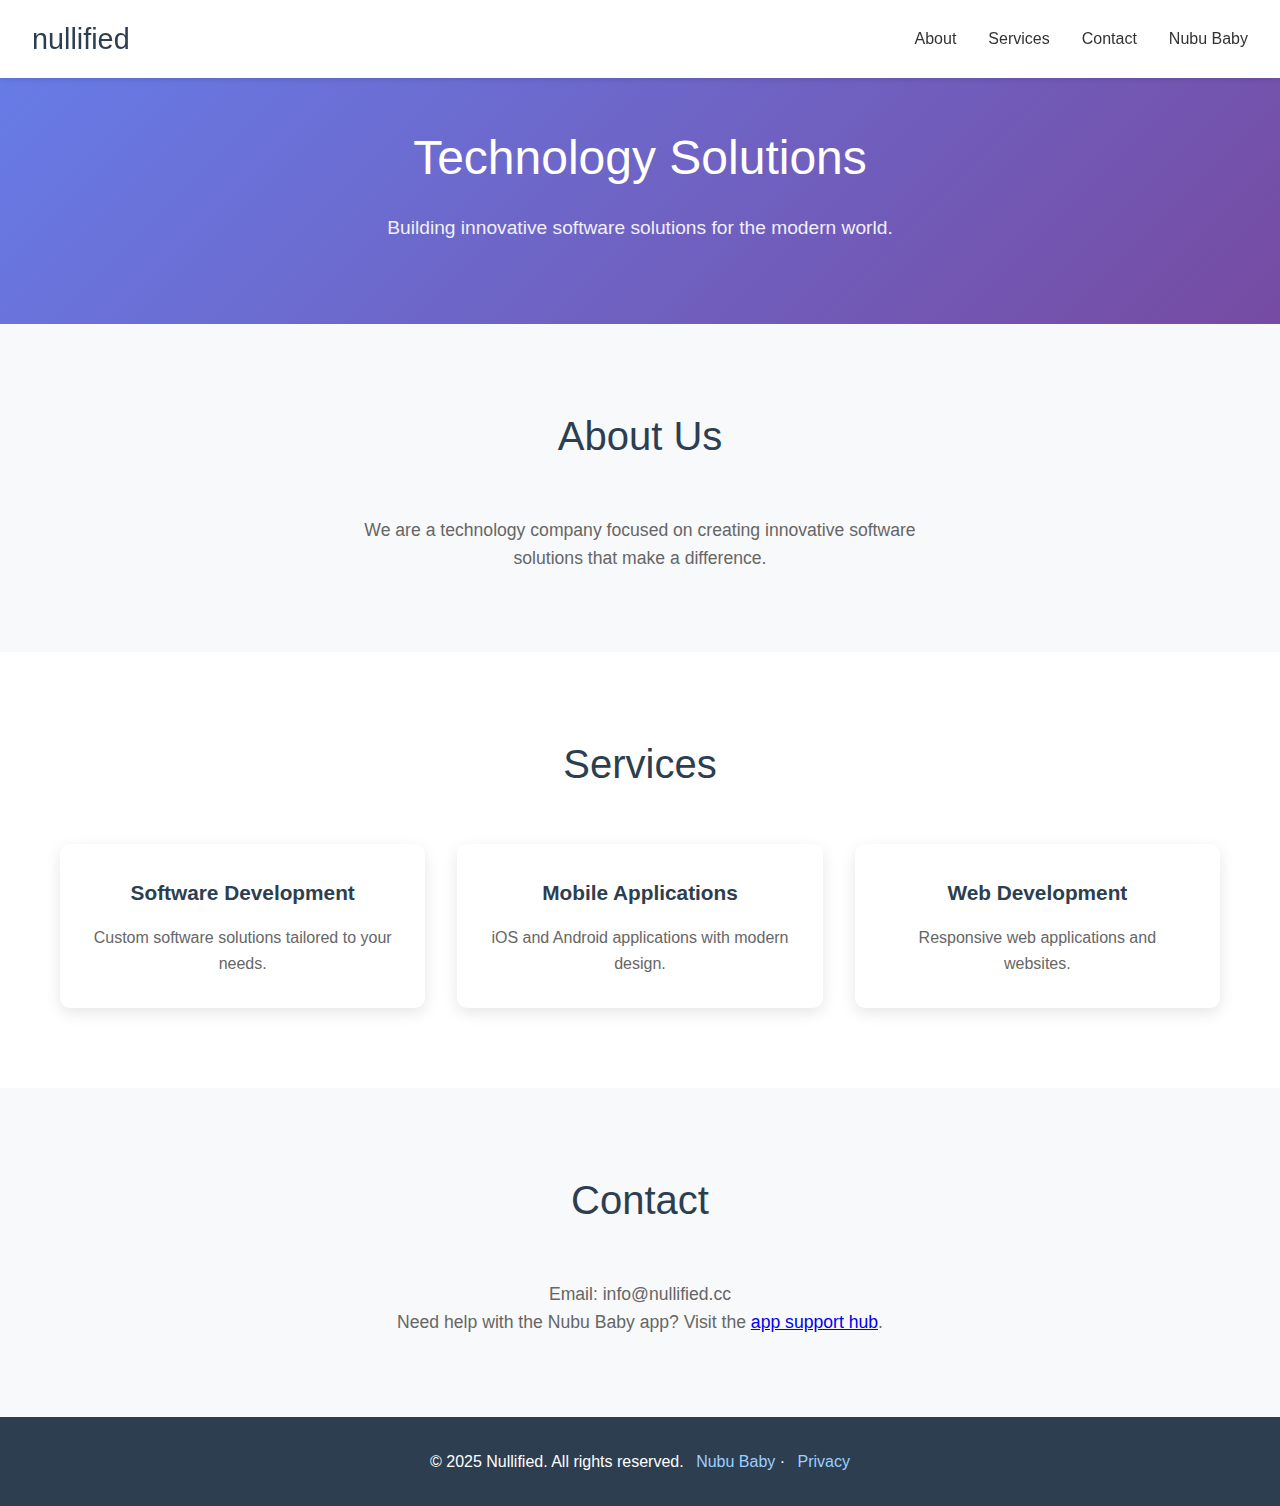
<file: index.html>
<!DOCTYPE html>
<html lang="en">
<head>
    <meta charset="UTF-8">
    <meta name="viewport" content="width=device-width, initial-scale=1.0">
    <title>Nullified - Technology Solutions</title>
    <link rel="stylesheet" href="style.css">
</head>
<body>
    <header>
        <nav>
            <div class="logo">
                <h1>nullified</h1>
            </div>
            <ul class="nav-links">
                <li><a href="#about">About</a></li>
                <li><a href="#services">Services</a></li>
                <li><a href="#contact">Contact</a></li>
                <li><a href="nubu-baby/">Nubu Baby</a></li>
            </ul>
        </nav>
    </header>

    <main>
        <section class="hero">
            <div class="hero-content">
                <h2>Technology Solutions</h2>
                <p>Building innovative software solutions for the modern world.</p>
            </div>
        </section>

        <section id="about" class="about">
            <div class="container">
                <h2>About Us</h2>
                <p>We are a technology company focused on creating innovative software solutions that make a difference.</p>
            </div>
        </section>

        <section id="services" class="services">
            <div class="container">
                <h2>Services</h2>
                <div class="service-grid">
                    <div class="service-item">
                        <h3>Software Development</h3>
                        <p>Custom software solutions tailored to your needs.</p>
                    </div>
                    <div class="service-item">
                        <h3>Mobile Applications</h3>
                        <p>iOS and Android applications with modern design.</p>
                    </div>
                    <div class="service-item">
                        <h3>Web Development</h3>
                        <p>Responsive web applications and websites.</p>
                    </div>
                </div>
            </div>
        </section>

        <section id="contact" class="contact">
            <div class="container">
                <h2>Contact</h2>
                <p>Email: info@nullified.cc</p>
                <p>Need help with the Nubu Baby app? Visit the <a href="nubu-baby/support.html">app support hub</a>.</p>
            </div>
        </section>
    </main>

    <footer>
        <div class="container">
            <p>&copy; 2025 Nullified. All rights reserved. <a href="nubu-baby/">Nubu Baby</a> · <a href="nubu-baby/privacy.html">Privacy</a></p>
        </div>
    </footer>
</body>
</html>
</file>
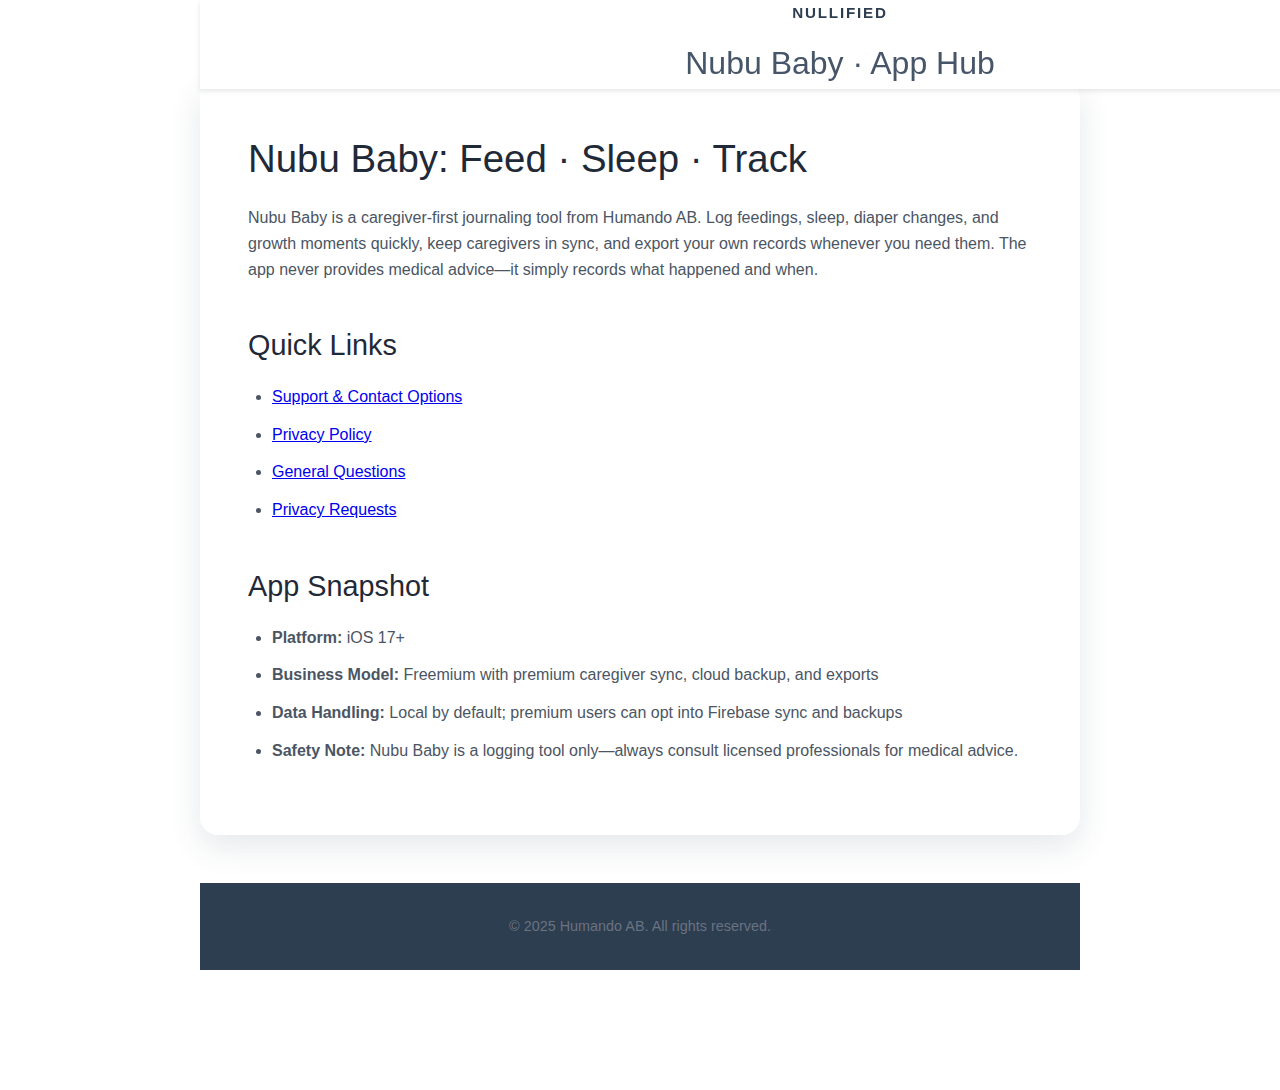
<file: nubu-baby/index.html>
<!DOCTYPE html>
<html lang="en">
<head>
    <meta charset="UTF-8">
    <meta name="viewport" content="width=device-width, initial-scale=1.0">
    <title>Nubu Baby – App Hub</title>
    <link rel="stylesheet" href="../style.css">
</head>
<body>
    <main class="policy">
        <header class="policy-header">
            <a class="policy-home" href="../index.html">nullified</a>
            <p class="policy-app">Nubu Baby · App Hub</p>
        </header>
        <article class="policy-content">
            <h1>Nubu Baby: Feed · Sleep · Track</h1>
            <p>Nubu Baby is a caregiver-first journaling tool from Humando AB. Log feedings, sleep, diaper changes, and growth moments quickly, keep caregivers in sync, and export your own records whenever you need them. The app never provides medical advice—it simply records what happened and when.</p>

            <h2>Quick Links</h2>
            <ul>
                <li><a href="support.html">Support &amp; Contact Options</a></li>
                <li><a href="privacy.html">Privacy Policy</a></li>
                <li><a href="mailto:nubu_baby_info@nullified.cc">General Questions</a></li>
                <li><a href="mailto:nubu_baby_privacy@nullified.cc">Privacy Requests</a></li>
            </ul>

            <h2>App Snapshot</h2>
            <ul>
                <li><strong>Platform:</strong> iOS 17+</li>
                <li><strong>Business Model:</strong> Freemium with premium caregiver sync, cloud backup, and exports</li>
                <li><strong>Data Handling:</strong> Local by default; premium users can opt into Firebase sync and backups</li>
                <li><strong>Safety Note:</strong> Nubu Baby is a logging tool only—always consult licensed professionals for medical advice.</li>
            </ul>
        </article>
        <footer class="policy-footer">
            <p>&copy; 2025 Humando AB. All rights reserved.</p>
        </footer>
    </main>
</body>
</html>
</file>
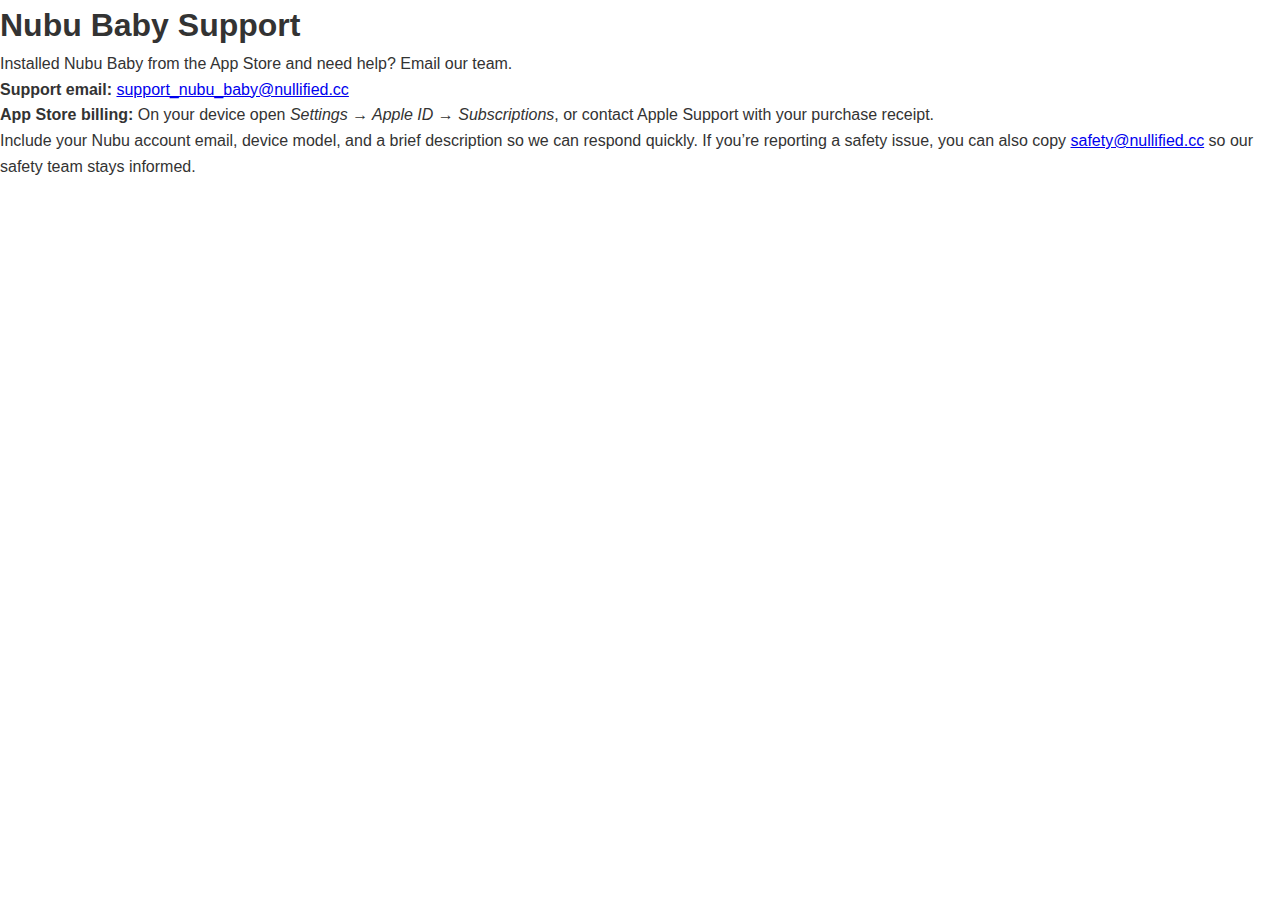
<file: support.html>
<!DOCTYPE html>
<html lang="en">
<head>
    <meta charset="UTF-8">
    <meta name="viewport" content="width=device-width, initial-scale=1.0">
    <title>Nubu Baby Support</title>
    <link rel="stylesheet" href="style.css">
</head>
<body>
    <main class="support">
        <h1>Nubu Baby Support</h1>
        <p>Installed Nubu Baby from the App Store and need help? Email our team.</p>
        <ul>
            <li><strong>Support email:</strong> <a href="mailto:support_nubu_baby@nullified.cc">support_nubu_baby@nullified.cc</a></li>
            <li><strong>App Store billing:</strong> On your device open <em>Settings → Apple ID → Subscriptions</em>, or contact Apple Support with your purchase receipt.</li>
        </ul>
        <p>Include your Nubu account email, device model, and a brief description so we can respond quickly. If you’re reporting a safety issue, you can also copy <a href="mailto:safety@nullified.cc">safety@nullified.cc</a> so our safety team stays informed.</p>
    </main>
</body>
</html>
</file>
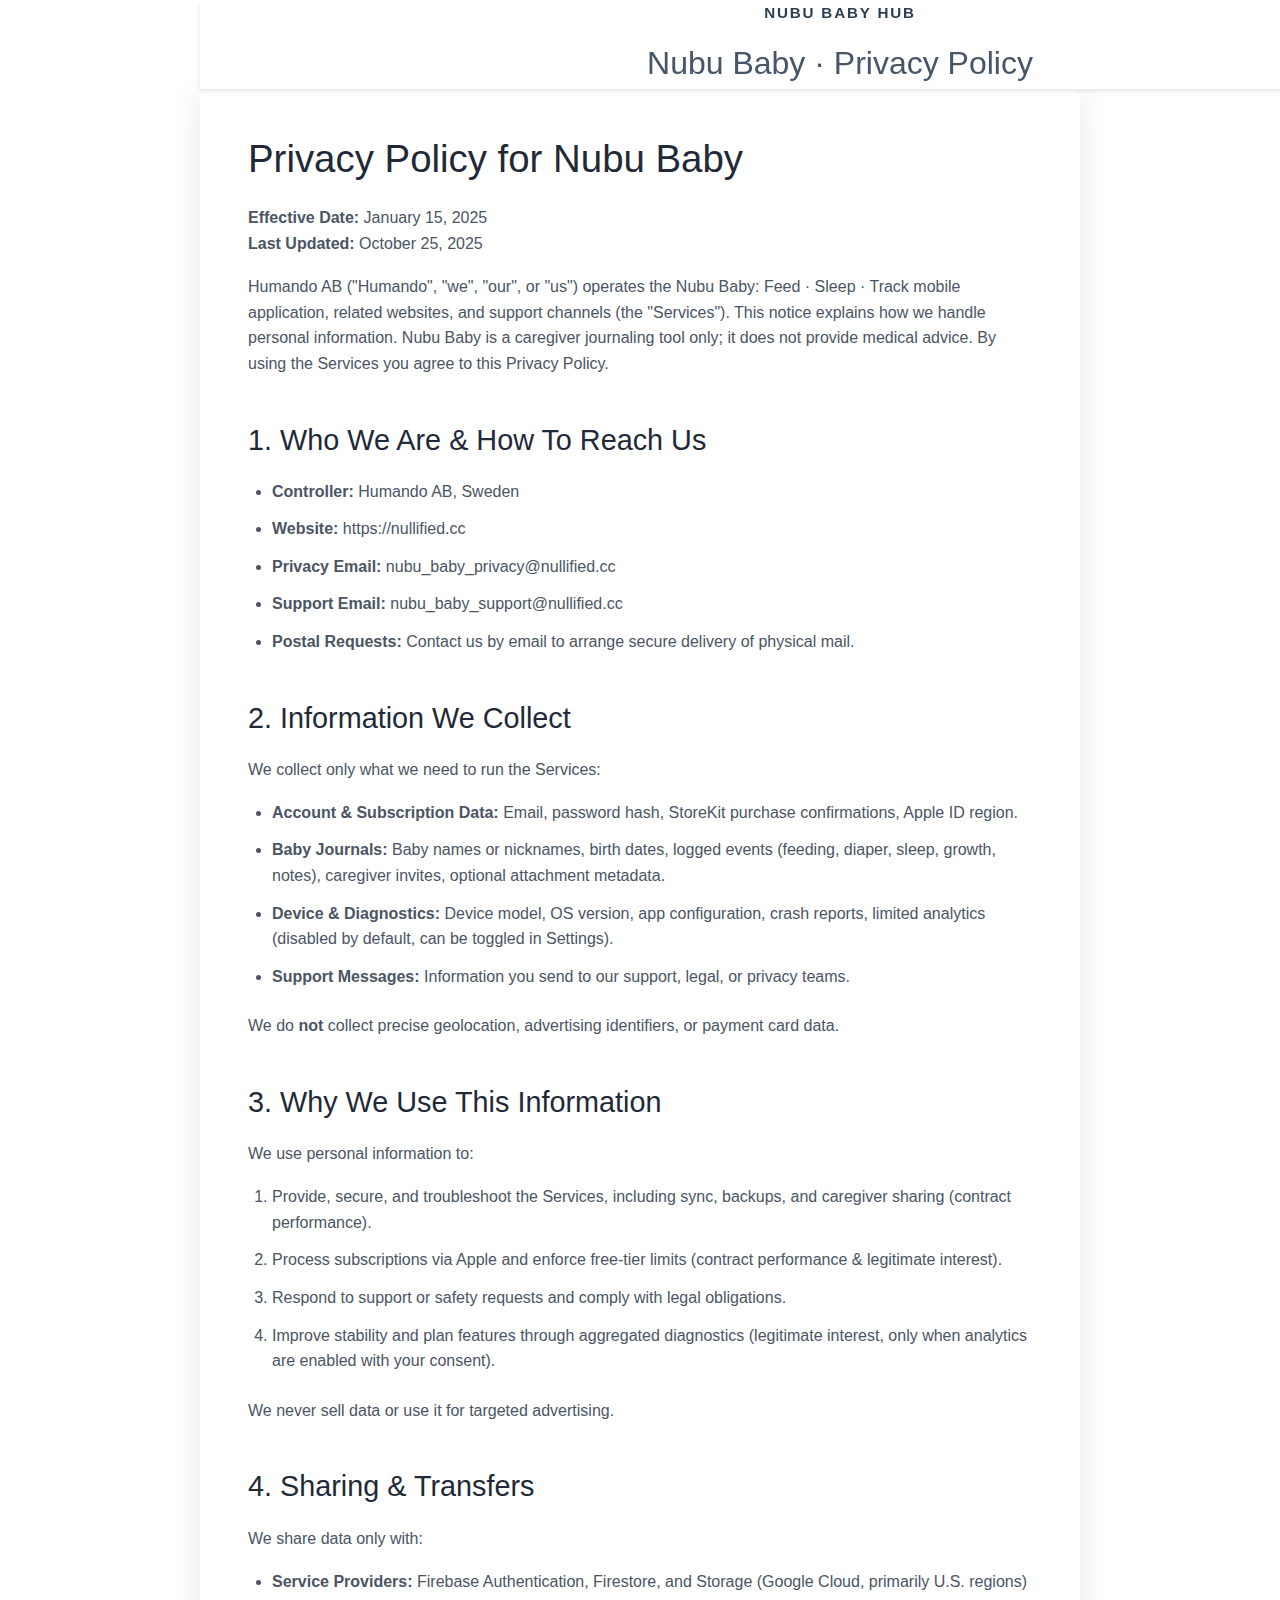
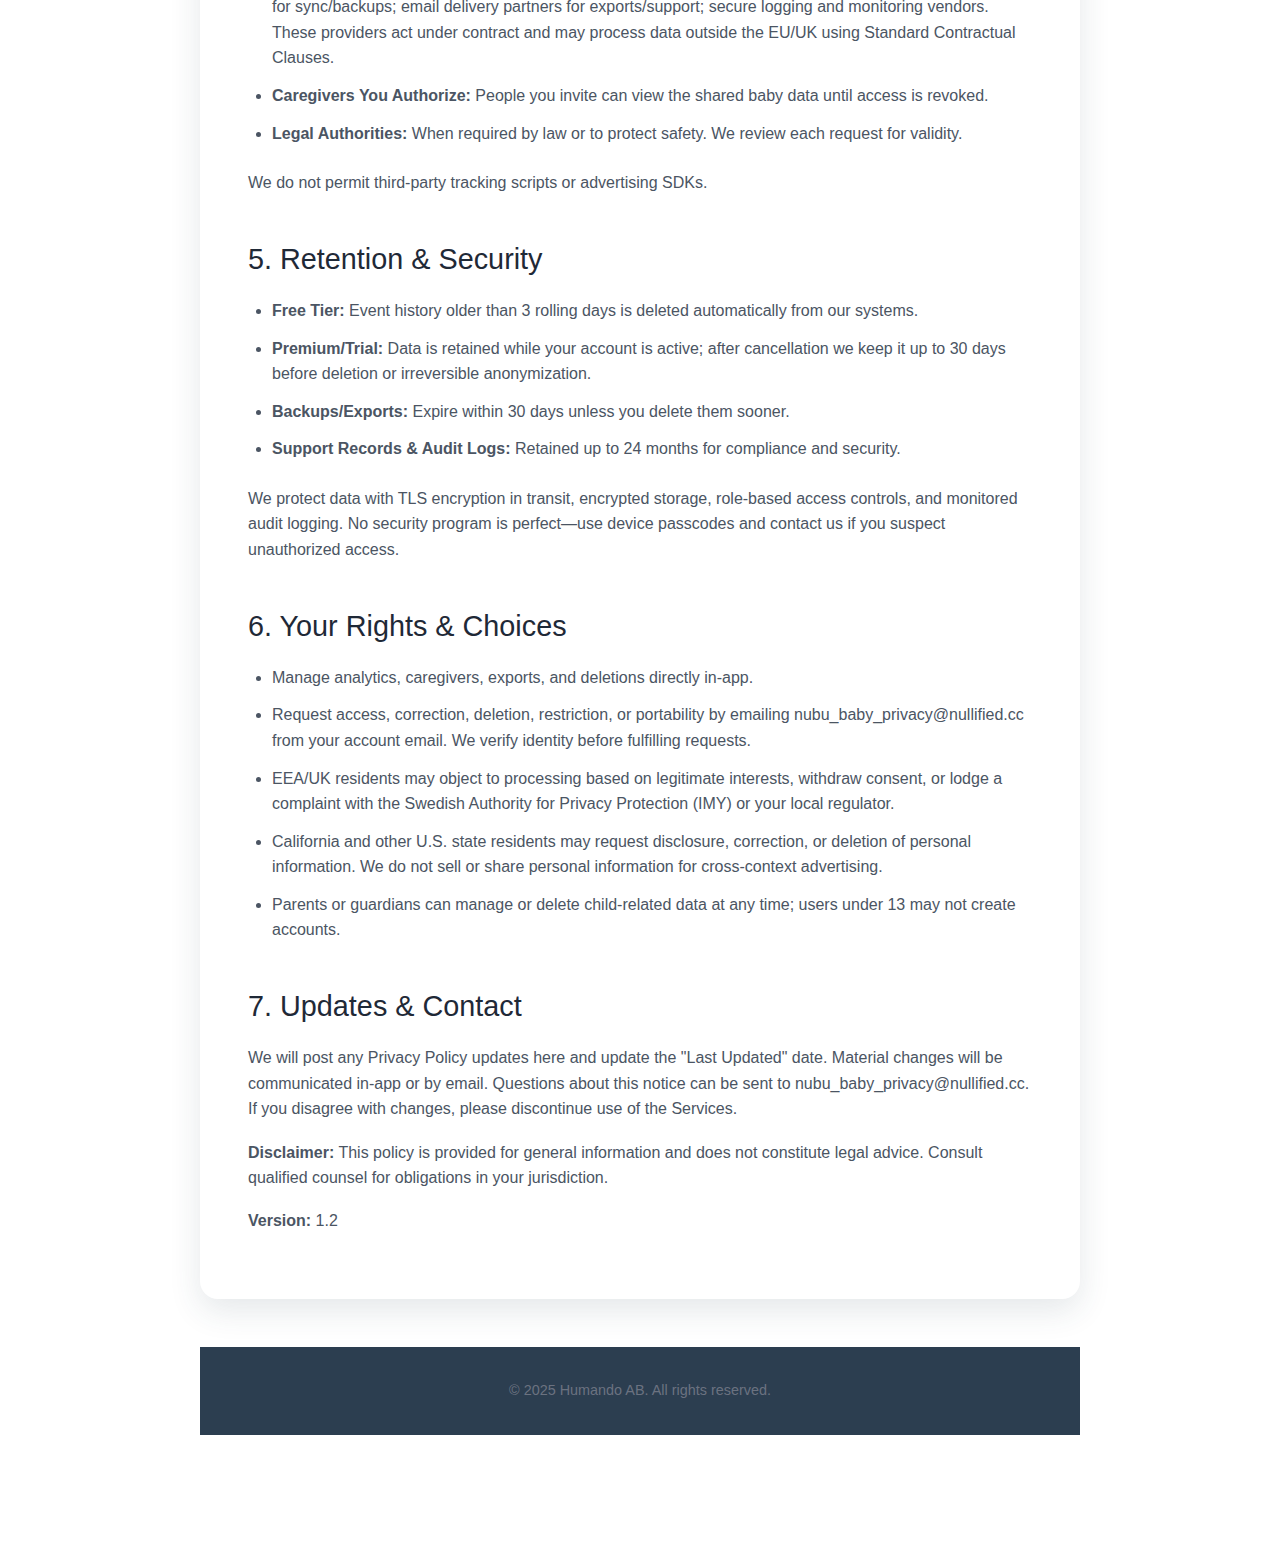
<file: nubu-baby/privacy.html>
<!DOCTYPE html>
<html lang="en">
<head>
    <meta charset="UTF-8">
    <meta name="viewport" content="width=device-width, initial-scale=1.0">
    <title>Nubu Baby Privacy Policy</title>
    <link rel="stylesheet" href="../style.css">
</head>
<body>
    <main class="policy">
        <header class="policy-header">
            <a class="policy-home" href="index.html">Nubu Baby Hub</a>
            <p class="policy-app">Nubu Baby · Privacy Policy</p>
        </header>
        <article class="policy-content">
<h1>Privacy Policy for Nubu Baby</h1>
<p><strong>Effective Date:</strong> January 15, 2025<br />
<strong>Last Updated:</strong> October 25, 2025</p>
<p>Humando AB ("Humando", "we", "our", or "us") operates the Nubu Baby: Feed · Sleep · Track mobile application, related websites, and support channels (the "Services"). This notice explains how we handle personal information. Nubu Baby is a caregiver journaling tool only; it does not provide medical advice. By using the Services you agree to this Privacy Policy.</p>
<h2>1. Who We Are &amp; How To Reach Us</h2>
<ul>
<li><strong>Controller:</strong> Humando AB, Sweden</li>
<li><strong>Website:</strong> https://nullified.cc</li>
<li><strong>Privacy Email:</strong> nubu_baby_privacy@nullified.cc</li>
<li><strong>Support Email:</strong> nubu_baby_support@nullified.cc</li>
<li><strong>Postal Requests:</strong> Contact us by email to arrange secure delivery of physical mail.</li>
</ul>
<h2>2. Information We Collect</h2>
<p>We collect only what we need to run the Services:</p>
<ul>
<li><strong>Account &amp; Subscription Data:</strong> Email, password hash, StoreKit purchase confirmations, Apple ID region.</li>
<li><strong>Baby Journals:</strong> Baby names or nicknames, birth dates, logged events (feeding, diaper, sleep, growth, notes), caregiver invites, optional attachment metadata.</li>
<li><strong>Device &amp; Diagnostics:</strong> Device model, OS version, app configuration, crash reports, limited analytics (disabled by default, can be toggled in Settings).</li>
<li><strong>Support Messages:</strong> Information you send to our support, legal, or privacy teams.</li>
</ul>
<p>We do <strong>not</strong> collect precise geolocation, advertising identifiers, or payment card data.</p>
<h2>3. Why We Use This Information</h2>
<p>We use personal information to:</p>
<ol>
<li>Provide, secure, and troubleshoot the Services, including sync, backups, and caregiver sharing (contract performance).</li>
<li>Process subscriptions via Apple and enforce free-tier limits (contract performance &amp; legitimate interest).</li>
<li>Respond to support or safety requests and comply with legal obligations.</li>
<li>Improve stability and plan features through aggregated diagnostics (legitimate interest, only when analytics are enabled with your consent).</li>
</ol>
<p>We never sell data or use it for targeted advertising.</p>
<h2>4. Sharing &amp; Transfers</h2>
<p>We share data only with:</p>
<ul>
<li><strong>Service Providers:</strong> Firebase Authentication, Firestore, and Storage (Google Cloud, primarily U.S. regions) for sync/backups; email delivery partners for exports/support; secure logging and monitoring vendors. These providers act under contract and may process data outside the EU/UK using Standard Contractual Clauses.</li>
<li><strong>Caregivers You Authorize:</strong> People you invite can view the shared baby data until access is revoked.</li>
<li><strong>Legal Authorities:</strong> When required by law or to protect safety. We review each request for validity.</li>
</ul>
<p>We do not permit third-party tracking scripts or advertising SDKs.</p>
<h2>5. Retention &amp; Security</h2>
<ul>
<li><strong>Free Tier:</strong> Event history older than 3 rolling days is deleted automatically from our systems.</li>
<li><strong>Premium/Trial:</strong> Data is retained while your account is active; after cancellation we keep it up to 30 days before deletion or irreversible anonymization.</li>
<li><strong>Backups/Exports:</strong> Expire within 30 days unless you delete them sooner.</li>
<li><strong>Support Records &amp; Audit Logs:</strong> Retained up to 24 months for compliance and security.</li>
</ul>
<p>We protect data with TLS encryption in transit, encrypted storage, role-based access controls, and monitored audit logging. No security program is perfect—use device passcodes and contact us if you suspect unauthorized access.</p>
<h2>6. Your Rights &amp; Choices</h2>
<ul>
<li>Manage analytics, caregivers, exports, and deletions directly in-app.</li>
<li>Request access, correction, deletion, restriction, or portability by emailing nubu_baby_privacy@nullified.cc from your account email. We verify identity before fulfilling requests.</li>
<li>EEA/UK residents may object to processing based on legitimate interests, withdraw consent, or lodge a complaint with the Swedish Authority for Privacy Protection (IMY) or your local regulator.</li>
<li>California and other U.S. state residents may request disclosure, correction, or deletion of personal information. We do not sell or share personal information for cross-context advertising.</li>
<li>Parents or guardians can manage or delete child-related data at any time; users under 13 may not create accounts.</li>
</ul>
<h2>7. Updates &amp; Contact</h2>
<p>We will post any Privacy Policy updates here and update the "Last Updated" date. Material changes will be communicated in-app or by email. Questions about this notice can be sent to nubu_baby_privacy@nullified.cc. If you disagree with changes, please discontinue use of the Services.</p>
<p><strong>Disclaimer:</strong> This policy is provided for general information and does not constitute legal advice. Consult qualified counsel for obligations in your jurisdiction.</p>
<p><strong>Version:</strong> 1.2</p>
        </article>
        <footer class="policy-footer">
            <p>&copy; 2025 Humando AB. All rights reserved.</p>
        </footer>
    </main>
</body>
</html>
</file>
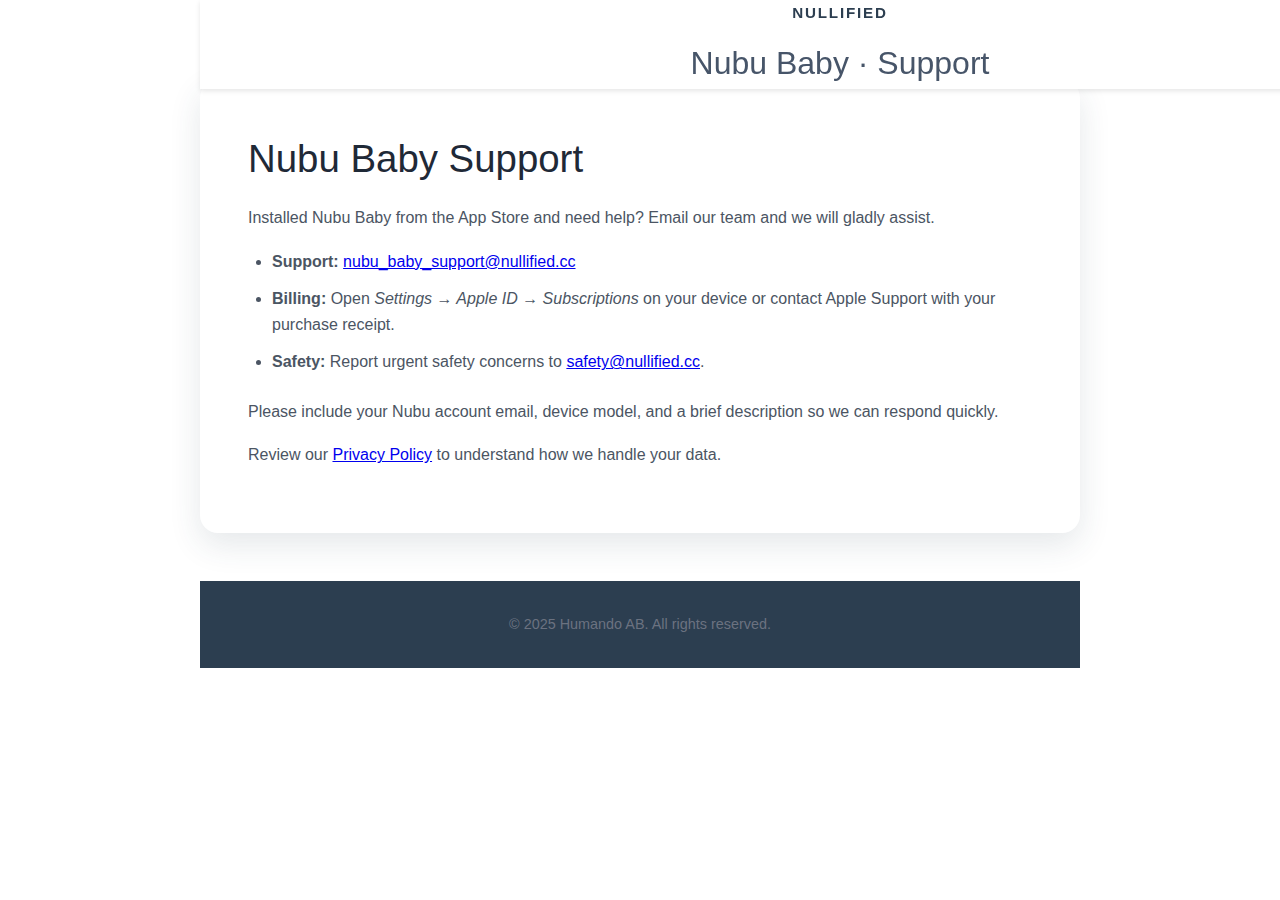
<file: nubu-baby/support.html>
<!DOCTYPE html>
<html lang="en">
<head>
    <meta charset="UTF-8">
    <meta name="viewport" content="width=device-width, initial-scale=1.0">
    <title>Nubu Baby Support</title>
    <link rel="stylesheet" href="../style.css">
</head>
<body>
    <main class="policy">
        <header class="policy-header">
            <a class="policy-home" href="../index.html">nullified</a>
            <p class="policy-app">Nubu Baby · Support</p>
        </header>
        <article class="policy-content">
            <h1>Nubu Baby Support</h1>
            <p>Installed Nubu Baby from the App Store and need help? Email our team and we will gladly assist.</p>
            <ul>
                <li><strong>Support:</strong> <a href="mailto:nubu_baby_support@nullified.cc">nubu_baby_support@nullified.cc</a></li>
                <li><strong>Billing:</strong> Open <em>Settings → Apple ID → Subscriptions</em> on your device or contact Apple Support with your purchase receipt.</li>
                <li><strong>Safety:</strong> Report urgent safety concerns to <a href="mailto:safety@nullified.cc">safety@nullified.cc</a>.</li>
            </ul>
            <p>Please include your Nubu account email, device model, and a brief description so we can respond quickly.</p>
            <p>Review our <a href="privacy.html">Privacy Policy</a> to understand how we handle your data.</p>
        </article>
        <footer class="policy-footer">
            <p>&copy; 2025 Humando AB. All rights reserved.</p>
        </footer>
    </main>
</body>
</html>
</file>
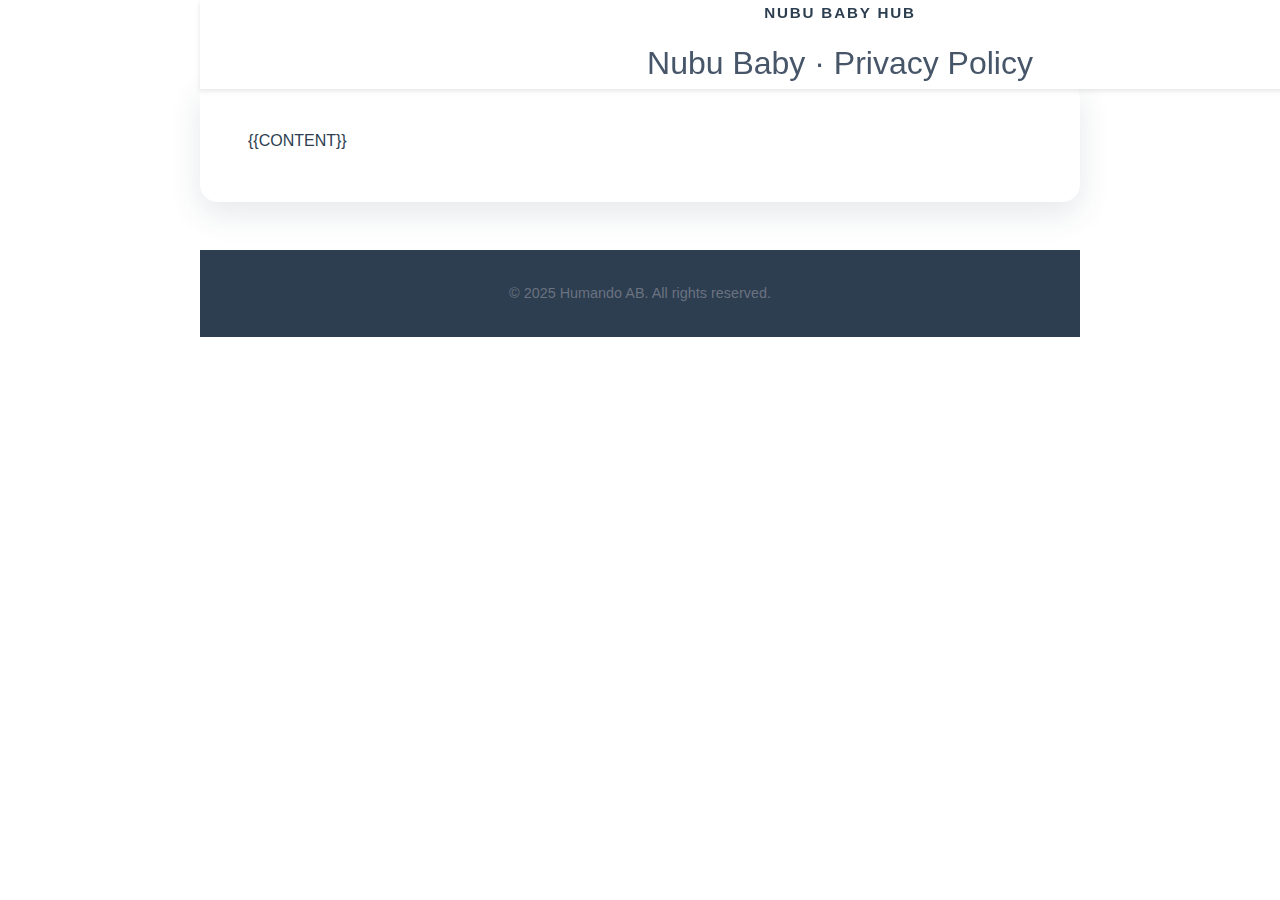
<file: scripts/privacy_template.html>
<!DOCTYPE html>
<html lang="en">
<head>
    <meta charset="UTF-8">
    <meta name="viewport" content="width=device-width, initial-scale=1.0">
    <title>Nubu Baby Privacy Policy</title>
    <link rel="stylesheet" href="../style.css">
</head>
<body>
    <main class="policy">
        <header class="policy-header">
            <a class="policy-home" href="index.html">Nubu Baby Hub</a>
            <p class="policy-app">Nubu Baby · Privacy Policy</p>
        </header>
        <article class="policy-content">
{{CONTENT}}
        </article>
        <footer class="policy-footer">
            <p>&copy; 2025 Humando AB. All rights reserved.</p>
        </footer>
    </main>
</body>
</html>
</file>
<file: style.css>
* {
    margin: 0;
    padding: 0;
    box-sizing: border-box;
}

body {
    font-family: -apple-system, BlinkMacSystemFont, 'Segoe UI', Roboto, Oxygen, Ubuntu, Cantarell, sans-serif;
    line-height: 1.6;
    color: #333;
}

.container {
    max-width: 1200px;
    margin: 0 auto;
    padding: 0 20px;
}

/* Header */
header {
    background: #fff;
    box-shadow: 0 2px 5px rgba(0,0,0,0.1);
    position: fixed;
    width: 100%;
    top: 0;
    z-index: 1000;
}

nav {
    display: flex;
    justify-content: space-between;
    align-items: center;
    padding: 1rem 2rem;
}

.logo h1 {
    color: #2c3e50;
    font-size: 1.8rem;
    font-weight: 300;
}

.nav-links {
    display: flex;
    list-style: none;
    gap: 2rem;
}

.nav-links a {
    text-decoration: none;
    color: #333;
    font-weight: 500;
    transition: color 0.3s;
}

.nav-links a:hover {
    color: #3498db;
}

/* Hero Section */
.hero {
    background: linear-gradient(135deg, #667eea 0%, #764ba2 100%);
    color: white;
    padding: 120px 0 80px;
    text-align: center;
}

.hero-content h2 {
    font-size: 3rem;
    margin-bottom: 1rem;
    font-weight: 300;
}

.hero-content p {
    font-size: 1.2rem;
    opacity: 0.9;
}

/* Sections */
section {
    padding: 80px 0;
}

.about {
    background: #f8f9fa;
}

.about h2, .services h2, .contact h2 {
    text-align: center;
    margin-bottom: 3rem;
    font-size: 2.5rem;
    color: #2c3e50;
    font-weight: 300;
}

.about p {
    text-align: center;
    font-size: 1.1rem;
    max-width: 600px;
    margin: 0 auto;
    color: #666;
}

/* Services */
.service-grid {
    display: grid;
    grid-template-columns: repeat(auto-fit, minmax(300px, 1fr));
    gap: 2rem;
    margin-top: 2rem;
}

.service-item {
    background: white;
    padding: 2rem;
    border-radius: 10px;
    box-shadow: 0 5px 15px rgba(0,0,0,0.1);
    text-align: center;
    transition: transform 0.3s;
}

.service-item:hover {
    transform: translateY(-5px);
}

.service-item h3 {
    color: #2c3e50;
    margin-bottom: 1rem;
    font-size: 1.3rem;
}

.service-item p {
    color: #666;
}

/* Contact */
.contact {
    background: #f8f9fa;
    text-align: center;
}

.contact p {
    font-size: 1.1rem;
    color: #666;
}

/* Footer */
footer {
    background: #2c3e50;
    color: white;
    text-align: center;
    padding: 2rem 0;
}

footer a {
    color: #9bd0ff;
    text-decoration: none;
    margin-left: 0.5rem;
}

footer a:hover {
    color: #ffffff;
    text-decoration: underline;
}


/* Policy Page */
main.policy {
    max-width: 920px;
    margin: 0 auto;
    padding: 80px 20px 120px;
    color: #2c3e50;
}

.policy-header {
    text-align: center;
    margin-bottom: 2rem;
}

.policy-home {
    display: inline-block;
    text-decoration: none;
    color: #2c3e50;
    font-weight: 600;
    letter-spacing: 0.12em;
    text-transform: uppercase;
    font-size: 0.95rem;
}

.policy-app {
    margin-top: 0.75rem;
    font-size: 2rem;
    font-weight: 300;
    color: #475569;
}

.policy-content {
    background: #ffffff;
    padding: 3rem;
    border-radius: 18px;
    box-shadow: 0 12px 32px rgba(44, 62, 80, 0.12);
}

.policy-content h1 {
    font-size: 2.4rem;
    font-weight: 300;
    margin-bottom: 1rem;
    color: #1f2937;
}

.policy-content h2 {
    font-size: 1.8rem;
    font-weight: 400;
    margin-top: 2.5rem;
    margin-bottom: 1rem;
    color: #1f2937;
}

.policy-content h3 {
    font-size: 1.2rem;
    font-weight: 500;
    margin-top: 1.75rem;
    margin-bottom: 0.75rem;
    color: #334155;
}

.policy-content p {
    margin-bottom: 1.1rem;
    color: #4b5563;
}

.policy-content ul,
.policy-content ol {
    margin: 0 0 1.5rem 1.5rem;
    color: #4b5563;
}

.policy-content li {
    margin-bottom: 0.75rem;
}

.policy-content hr {
    border: none;
    height: 1px;
    background: #e2e8f0;
    margin: 2rem 0;
}

.policy-footer {
    text-align: center;
    margin-top: 3rem;
    font-size: 0.9rem;
    color: #6b7280;
}


/* Responsive */
@media (max-width: 768px) {
    .nav-links {
        gap: 1rem;
    }

    .hero-content h2 {
        font-size: 2rem;
    }

    nav {
        padding: 1rem;
    }

    .service-grid {
        grid-template-columns: 1fr;
    }

    main.policy {
        padding: 60px 16px 100px;
    }

    .policy-content {
        padding: 2rem;
        border-radius: 14px;
    }

    .policy-content h1 {
        font-size: 2rem;
    }

    .policy-content h2 {
        font-size: 1.5rem;
    }

    .policy-app {
        font-size: 1.5rem;
    }

}
</file>
